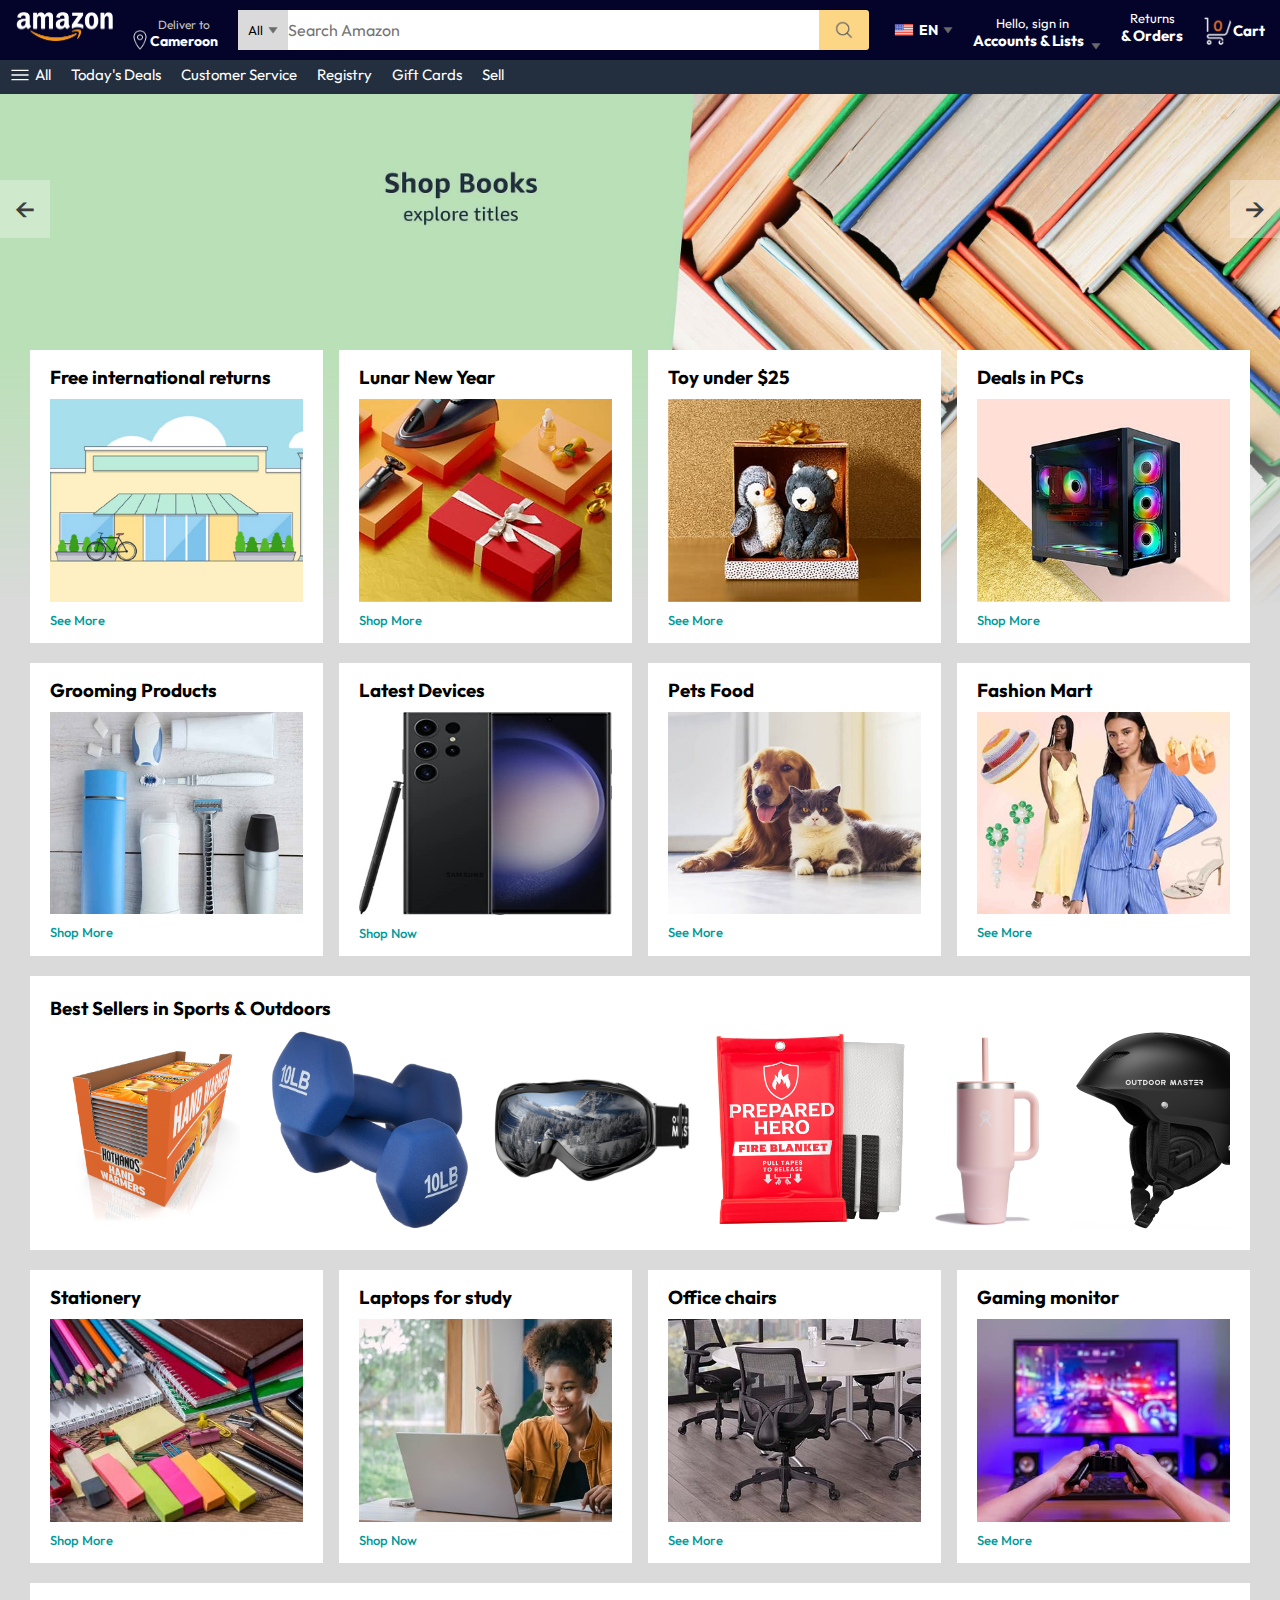
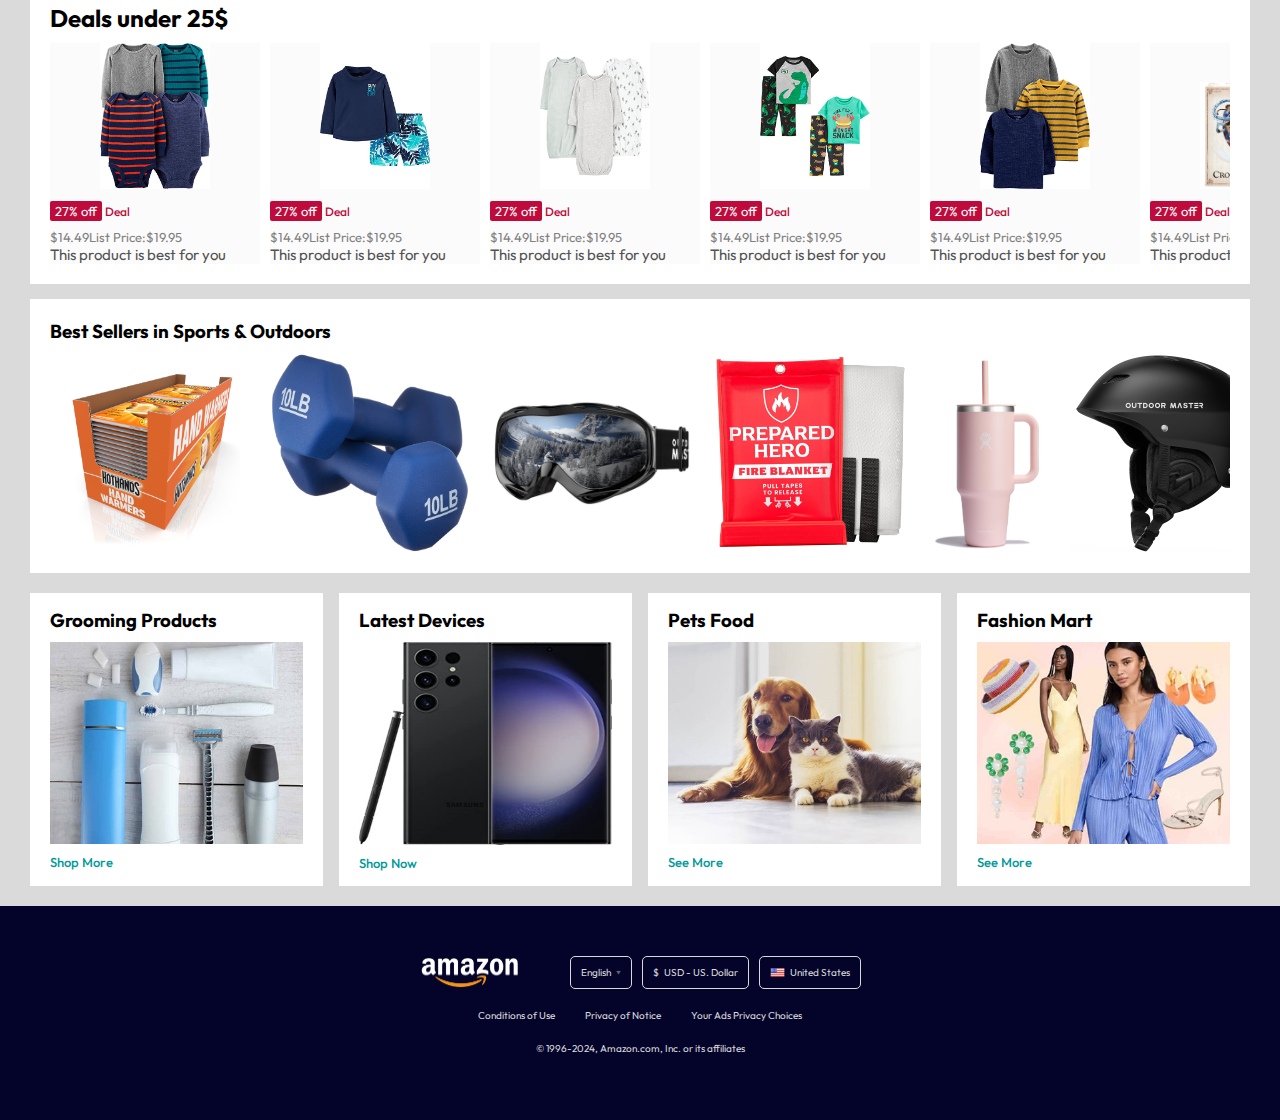
<file: Amazon Clone/index.html>
<!DOCTYPE html>
<html lang="en">
<head>
    <meta charset="UTF-8">
    <meta name="viewport" content="width=device-width, initial-scale=1.0">
    <title>Amazon Clone</title>
    <link rel="stylesheet" href="style.css">
</head>

<body>
    <nav>
        <a href="#">
            <img src="Images/amazon_logo.png"  width="100">
        </a>

        <div class="nav-country">
          <img src="Images/location_icon.png" height="20">
           <div>
            <p>Deliver to</p>
            <h1>Cameroon</h1>
           </div>
        </div>
            <div class="nav-search">
            <div class="nav-category">
            <p>All</p>
            <img src="Images/dropdown_icon.png"  height="8" width="10">
          </div>
          <input type="text" placeholder="Search Amazon" >
           <img class="search" src="Images/search_icon.png" height="40">
        </div>
         
        <div class="nav-lang">
           <img src="Images/us_flag.png" height="20" >
           <h1>EN</h1>
           <img src="Images/dropdown_icon.png" height="8" width="10" >
        </div>
        <div class="nav-account">
             <div>
              <p>Hello, sign in</p>
              <h1>Accounts & Lists</h1>
             </div>
             <img src="Images/dropdown_icon.png" height="8" width="10">
          </div>
        <div class="nav-orders">
            <p>Returns</p>
            <h1>& Orders</h1>
        </div>
        <div class="nav-cart">
            <img src="Images/cart_icon.png" height="30">
            <h1>Cart</h1>
        </div>
    </nav>
    
    <div class="nav-bottom">
        <div class="menu">
            <a href="">
            <img src="Images/menu_icon.png" height="20">
            </a>
            <p>All</p>
            <div class="nav-bottom-text">
                <p>Today's Deals</p>
                <p>Customer Service</p>
                <p>Registry</p>
                <p>Gift Cards</p>
                <p>Sell</p>
            </div>
        </div> 
    </div>

    <div class="main-background">
        <a href="#" class="previous">&#8592;</a>
        <a href="#" class="next">&#8594;</a>
       <ul>
        <img src="Images/header1.jpg" class="img-header">
        <img src="Images/header2.jpg" class="img-header">
        <img src="Images/header3.jpg" class="img-header">
        <img src="Images/header4.jpg" class="img-header">
        <img src="Images/header5.jpg" class="img-header">
        <img src="Images/header6.jpg" class="img-header">
       </ul>
    </div>

    <div class="img-columns box-column" >
        <div class="columns">
        <h3>Free international returns</h3>
        <img src="Images/box1-1.jpg" >
        <a href="#">See More</a>
        </div>
         <div class="columns">
        <h3>Lunar New Year</h3>
        <img src="Images/box1-2.jpg" >
        <a href="#">Shop More</a>
         </div>
           <div class="columns">
        <h3>Toy under $25</h3>
         <img src="Images/box1-3.jpg" >
        <a href="#">See More</a>
        </div>
            <div class="columns">
            <h3>Deals in PCs</h3>
            <img src="Images/box1-4.jpg" >
            <a href="#">Shop More</a>
             </div> 
    </div>

    <div class="img-columns">
        <div class="columns">
        <h3>Grooming Products</h3>
        <img src="Images/box2-1.jpg" >
        <a href="#">Shop More</a>
        </div>
         <div class="columns">
        <h3>Latest Devices</h3>
        <img src="Images/box2-2.jpg" >
        <a href="#">Shop Now</a>
         </div>
           <div class="columns">
        <h3>Pets Food</h3>
         <img src="Images/box2-3.jpg" >
        <a href="#">See More</a>
        </div>
            <div class="columns">
            <h3>Fashion Mart</h3>
            <img src="Images/box2-4.jpg" >
            <a href="#">See More</a>
             </div> 
    </div>

    <div class="img-rows">
      <h3>Best Sellers in Sports & Outdoors</h3>
       <div class="products-row">
        <img src="Images/product1-1.jpg" >
        <img src="Images/product1-2.jpg" >
        <img src="Images/product1-3.jpg" >
        <img src="Images/product1-4.jpg" >
        <img src="Images/product1-5.jpg" >
        <img src="Images/product1-6.jpg" >
        <img src="Images/product1-7.jpg" >
        <img src="Images/product1-8.jpg" >
        <img src="Images/product1-9.jpg" >
        <img src="Images/product1-10.jpg">
    </div>
    </div>

    <div class="img-columns">
        <div class="columns">
        <h3>Stationery</h3>
        <img src="Images/box3-1.jpg" >
        <a href="#">Shop More</a>
        </div>
         <div class="columns">
        <h3>Laptops for study</h3>
        <img src="Images/box3-2.jpg" >
        <a href="#">Shop Now</a>
         </div>
           <div class="columns">
        <h3>Office chairs</h3>
         <img src="Images/box3-3.jpg" >
        <a href="#">See More</a>
        </div>
            <div class="columns">
            <h3>Gaming monitor</h3>
            <img src="Images/box3-4.jpg" >
            <a href="#">See More</a>
             </div> 
    </div>


    <div class="img-rows-with-price">
        <h2>Deals under 25$</h2>
    <div class="products-row">
          
        <div class="product-card">
            <div class="product-img-container">
                <img src="Images/product2-1.jpg" >
            </div>
            <div class="product-offer">
                <p>27% off</p> <span>Deal</span>
            </div>
            <p class="product-price">$<span>14.49</span>List Price:$19.95</p>
            <h4>This product is best for you</h4>
          </div>

          <div class="product-card">
            <div class="product-img-container">
                <img src="Images/product2-2.jpg" >
            </div>
            <div class="product-offer">
                <p>27% off</p> <span>Deal</span>
            </div>
            <p class="product-price">$<span>14.49</span>List Price:$19.95</p>
            <h4>This product is best for you</h4>
          </div>

          <div class="product-card">
            <div class="product-img-container">
                <img src="Images/product2-3.jpg" >
            </div>
            <div class="product-offer">
                <p>27% off</p> <span>Deal</span>
            </div>
            <p class="product-price">$<span>14.49</span>List Price:$19.95</p>
            <h4>This product is best for you</h4>
          </div>

          <div class="product-card">
            <div class="product-img-container">
                <img src="Images/product2-4.jpg" >
            </div>
            <div class="product-offer">
                <p>27% off</p> <span>Deal</span>
            </div>
            <p class="product-price">$<span>14.49</span>List Price:$19.95</p>
            <h4>This product is best for you</h4>
          </div>

          <div class="product-card">
            <div class="product-img-container">
                <img src="Images/product2-5.jpg" >
            </div>
            <div class="product-offer">
                <p>27% off</p> <span>Deal</span>
            </div>
            <p class="product-price">$<span>14.49</span>List Price:$19.95</p>
            <h4>This product is best for you</h4>
          </div>

          <div class="product-card">
            <div class="product-img-container">
                <img src="Images/product2-6.jpg" >
            </div>
            <div class="product-offer">
                <p>27% off</p> <span>Deal</span>
            </div>
            <p class="product-price">$<span>14.49</span>List Price:$19.95</p>
            <h4>This product is best for you</h4>
          </div>

          <div class="product-card">
            <div class="product-img-container">
                <img src="Images/product2-7.jpg" >
            </div>
            <div class="product-offer">
                <p>27% off</p> <span>Deal</span>
            </div>
            <p class="product-price">$<span>14.49</span>List Price:$19.95</p>
            <h4>This product is best for you</h4>
          </div>

          <div class="product-card">
            <div class="product-img-container">
                <img src="Images/product2-8.jpg" >
            </div>
            <div class="product-offer">
                <p>27% off</p> <span>Deal</span>
            </div>
            <p class="product-price">$<span>14.49</span>List Price:$19.95</p>
            <h4>This product is best for you</h4>
          </div>

          <div class="product-card">
            <div class="product-img-container">
                <img src="Images/product2-9.jpg" >
            </div>
            <div class="product-offer">
                <p>27% off</p> <span>Deal</span>
            </div>
            <p class="product-price">$<span>14.49</span>List Price:$19.95</p>
            <h4>This product is best for you</h4>
          </div>

          <div class="product-card">
            <div class="product-img-container">
                <img src="Images/product2-10.jpg" >
            </div>
            <div class="product-offer">
                <p>27% off</p> <span>Deal</span>
            </div>
            <p class="product-price">$<span>14.49</span>List Price:$19.95</p>
            <h4>This product is best for you</h4>
          </div>

          <div class="product-card">
            <div class="product-img-container">
                <img src="Images/product2-11.jpg" >
            </div>
            <div class="product-offer">
                <p>27% off</p> <span>Deal</span>
            </div>
            <p class="product-price">$<span>14.49</span>List Price:$19.95</p>
            <h4>This product is best for you</h4>
          </div>
      </div>
    </div>

    <div class="img-rows">
        <h3>Best Sellers in Sports & Outdoors</h3>
         <div class="products-row">
          <img src="Images/product1-1.jpg" >
          <img src="Images/product1-2.jpg" >
          <img src="Images/product1-3.jpg" >
          <img src="Images/product1-4.jpg" >
          <img src="Images/product1-5.jpg" >
          <img src="Images/product1-6.jpg" >
          <img src="Images/product1-7.jpg" >
          <img src="Images/product1-8.jpg" >
          <img src="Images/product1-9.jpg" >
          <img src="Images/product1-10.jpg">
      </div>
      </div>

      <div class="img-columns">
        <div class="columns">
        <h3>Grooming Products</h3>
        <img src="Images/box2-1.jpg" >
        <a href="#">Shop More</a>
        </div>
         <div class="columns">
        <h3>Latest Devices</h3>
        <img src="Images/box2-2.jpg" >
        <a href="#">Shop Now</a>
         </div>
           <div class="columns">
        <h3>Pets Food</h3>
         <img src="Images/box2-3.jpg" >
        <a href="#">See More</a>
        </div>
            <div class="columns">
            <h3>Fashion Mart</h3>
            <img src="Images/box2-4.jpg" >
            <a href="#">See More</a>
             </div> 
    </div>
   <footer>
    <div class="footer-img-text">
        <img src="Images/amazon_logo.png" width="100" >
    <div class="footer-text">
        <p class="footer-lang">English <img src="Images/dropdown_icon.png" width="5"></p>
        <p class="currency"><span>&#36;</span>USD - US. Dollar</p>
        <p class="country"> <img src="Images/us_flag.png" width="15">United States</p> 
    </div>
    </div>
    
    <div class="conditions">
        <a href="#">Conditions of Use</a>
        <a href="#">Privacy of Notice</a>
        <a href="#">Your Ads Privacy Choices</a>
    </div>
    <p class="copyright">© 1996-2024, Amazon.com, Inc. or its affiliates</p>
   </footer>


    <script src="script.js"></script>
</body>
</html>
</file>
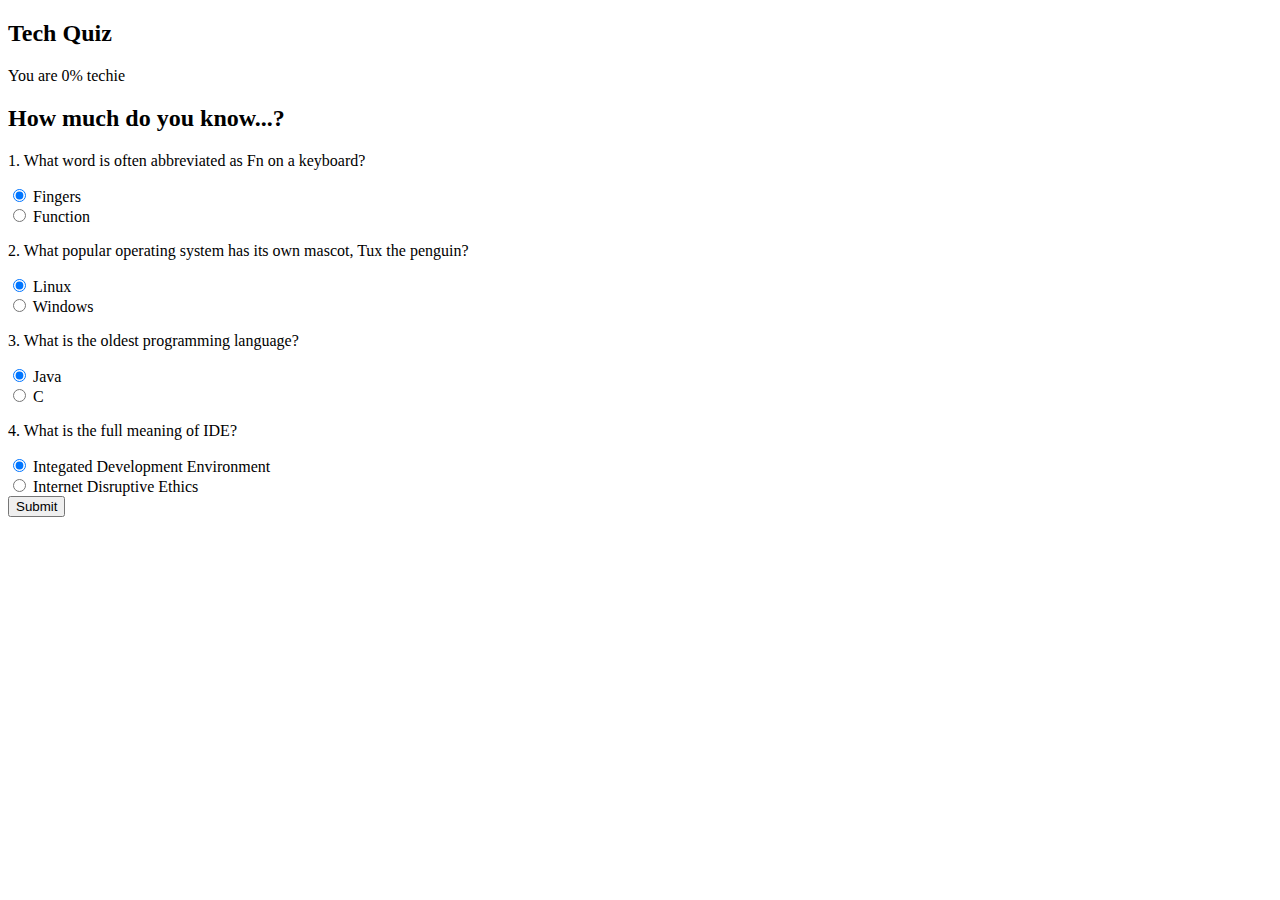
<file: Quiz Game/index.html>
<!DOCTYPE html>
<html lang="en">
<head>
    <meta charset="UTF-8">
    <meta name="viewport" content="width=device-width, initial-scale=1.0">
    <link href="https://cdn.jsdelivr.net/npm/bootstrap@5.3.2/dist/css/bootstrap.min.css" rel="stylesheet" integrity="sha384-T3c6CoIi6uLrA9TneNEoa7RxnatzjcDSCmG1MXxSR1GAsXEV/Dwwykc2MPK8M2HN" crossorigin="anonymous">
    <title> Quiz Game</title>
</head>
<body>
    <!-- Beginning-->
     <div class="intro py-3 bg-white text-center">
        <div class="container">
            <h2 class="text-primary display-3 my-4">
                Tech Quiz
            </h2>
        </div>
     </div>

     <!--results-->
    <div class="result py-4 d-none bg-light text-center">
        <div class="container lead">
            <p>You are <span class="text-primary display-4 p-3">0%</span> techie</p>
        </div>
    </div>

     <!-- Quiz part-->
     <div class="quiz py-4 bg-primary">
        <div class="container">
            <h2 class="my-5 text-white">
                How much do you know...?
            </h2>

            <form class="quiz-form text-light">
                <div class="my-5">
                 <p class="lead font-weight-normal">
                    1. What word is often  abbreviated as Fn on a keyboard?
                 </p> 
                 <div class="form-check my-2 text-white-50">
                    <input type="radio" name="q1" value="A" id="answer" checked>
                    <label for="answer" class="form-check-label">Fingers</label>
                 </div> 
                 <div class="form-check my-2 text-white-50">
                    <input type="radio" name="q1" value="B" id="ans">
                    <label for="ans" class="form-check-label">Function</label>
                 </div>    
                </div>

                <div class="my-5">
                    <p class="lead font-weight-normal">
                       2. What popular operating system has its own mascot, Tux the penguin?
                    </p> 
                    <div class="form-check my-2 text-white-50">
                       <input type="radio" name="q2" value="A" id="res" checked>
                       <label for="res"  class="form-check-label">Linux</label>
                    </div> 
                    <div class="form-check my-2 text-white-50">
                       <input type="radio" name="q2" value="B" id="response">
                       <label for="response" class="form-check-label">Windows</label>
                    </div> 
                   </div>

                   <div class="my-5">
                    <p class="lead font-weight-normal">
                       3. What is the oldest programming language?
                    </p> 
                    <div class="form-check my-2 text-white-50">
                       <input type="radio" name="q3" value="A" id="value" checked>
                       <label for="value" class="form-check-label">Java</label>
                    </div> 
                    <div class="form-check my-2 text-white-50">
                       <input type="radio" name="q3" value="B" id="reply">
                       <label for="reply" class="form-check-label">C</label>
                    </div>    
                   </div>

                   <div class="my-5">
                    <p class="lead font-weight-normal">
                       4. What is the full meaning of IDE?
                    </p> 
                    <div class="form-check my-2 text-white-50">
                       <input type="radio" name="q4" value="A" id="retort" checked >
                       <label for="retort" class="form-check-label">Integated Development Environment</label>
                    </div> 
                    <div class="form-check my-2 text-white-50">
                       <input type="radio" name="q4" value="B" id="feedback">
                       <label for="feedback" class="form-check-label">Internet Disruptive Ethics </label>
                    </div>    
                   </div> 
                   <div class="text-ceter">
                    <input type="submit" class="btn btn-light">
                   </div>
            </form> 
        </div>
     </div>
     <script src="script.js"></script>
</body>
</html>
</file>
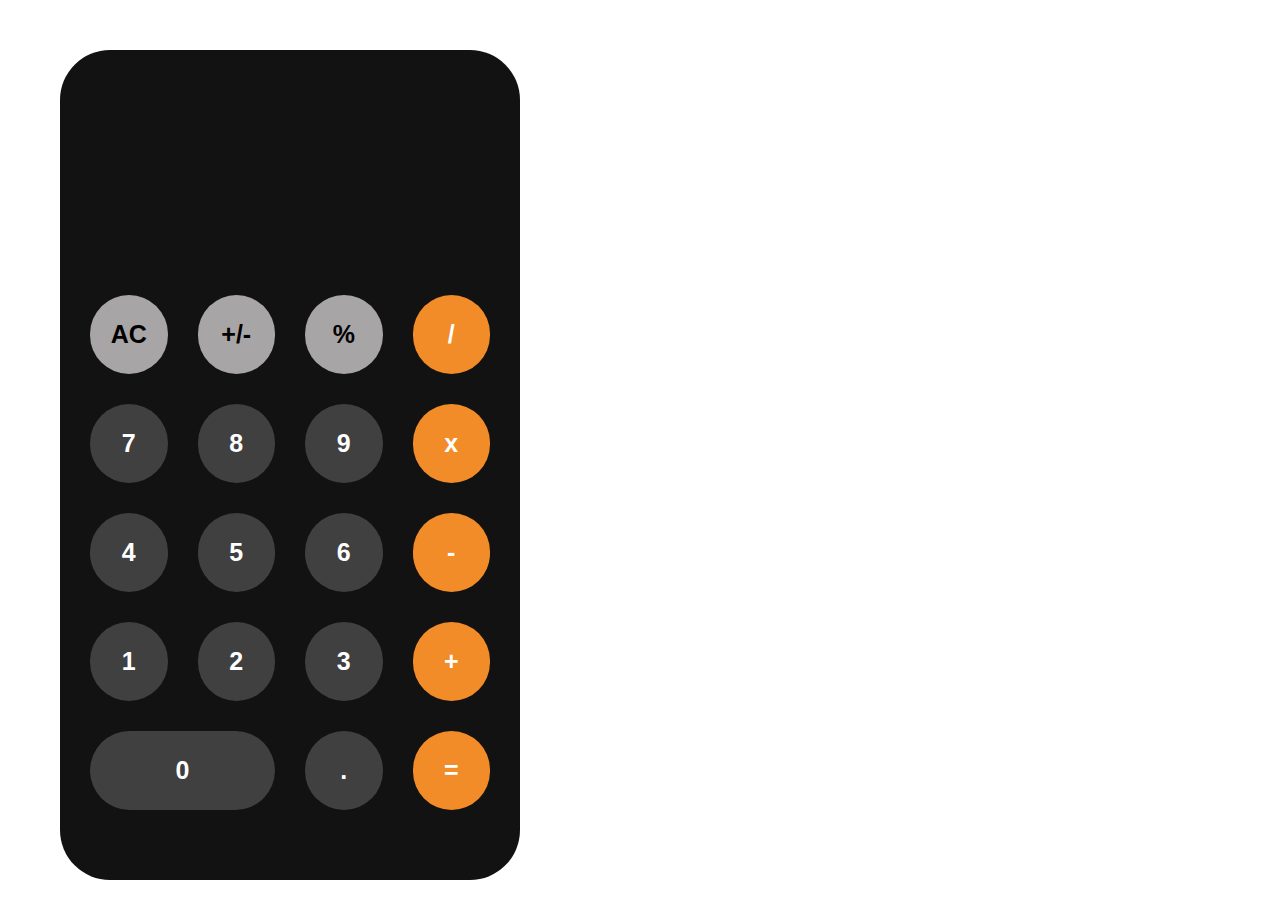
<file: Simple Calculator/index.html>
<html lang="en">
  <head>
    <meta charset="UTF-8" />
    <meta name="viewport" content="width=device-width, initial-scale=1.0" />
    <title>Simple Calculator</title>
    <link rel="stylesheet" href="style.css" />
  </head>
  <body>
    <div class="calculatorapp">
      <div class="display">
        <div class="input">
          <span class="operator"></span>
        </div>
        <div class="output"></div>
      </div>
      <div class="buttons">
        <div data-key="clear" class="key" id="firstset">AC</div>
        <div data-key="opposite" class="key" id="firstset">+/-</div>
        <div data-key="percent" class="key" id="firstset">%</div>
        <div data-key="/" class="key" id="secondset">/</div>
        <div data-key="7" class="key">7</div>
        <div data-key="8" class="key">8</div>
        <div data-key="9" class="key">9</div>
        <div data-key="*" class="key" id="secondset">x</div>
        <div data-key="4" class="key">4</div>
        <div data-key="5" class="key">5</div>
        <div data-key="6" class="key">6</div>
        <div data-key="-" class="key" id="secondset">-</div>
        <div data-key="1" class="key">1</div>
        <div data-key="2" class="key">2</div>
        <div data-key="3" class="key">3</div>
        <div data-key="+" class="key" id="secondset">+</div>
        <div data-key="0" class="key" id="zero">0</div>
        <div data-key="." class="key">.</div>
        <div data-key="equal" class="key" id="secondset">=</div>
      </div>
    </div>
    <script src="script.js">
      s
    </script>
  </body>
</html>
</file>
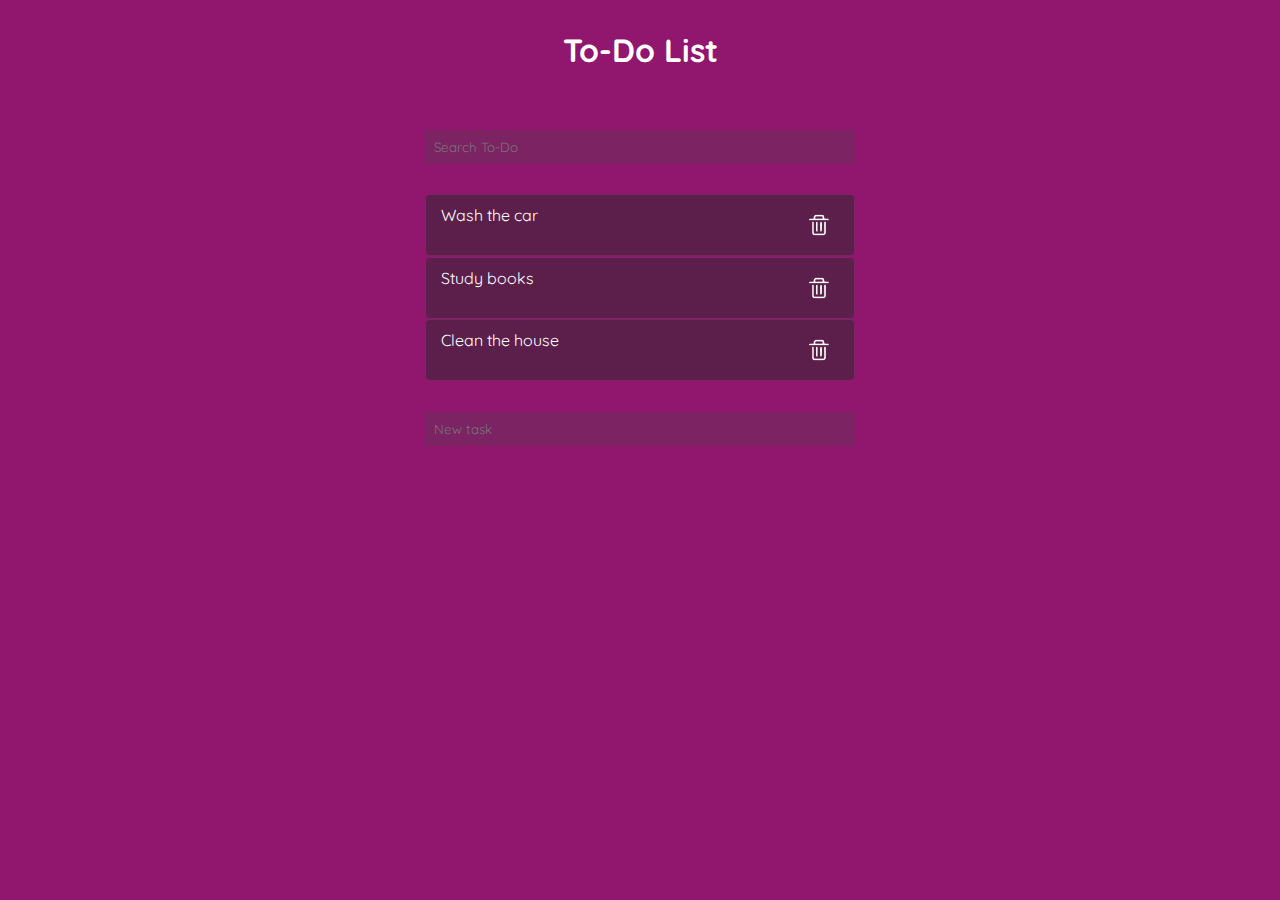
<file: To Do App/index.html>
<!DOCTYPE html>
<html lang="en">
<head>
    <meta charset="UTF-8">
    <meta name="viewport" content="width=device-width, initial-scale=1.0">
    <title>To Do App</title>
    <link rel="stylesheet" href="style.css">
</head>
<body>
    <div class="container">
        <h1>To-Do List</h1>
        <form  class="search-form">
        <input class="search" type="text" placeholder="Search To-Do">
        </form>
        <!--List section-->
        <div class="lists">
                <div class="task">
                    <li>Wash the car</li>
                    <img src="/To Do App/delete icon.png" class="cancel">
                </div>

                <div class="task">
                    <li>Study books</li>
                    <img src="/To Do App/delete icon.png"class="cancel" >
                </div>

                <div class="task">
                    <li>Clean the house</li>
                    <img src="/To Do App/delete icon.png" class="cancel" >
                </div>
                      
        </div>  
                <form class="newform">
                    <input class="new" type="text" placeholder="New task " name="add">
                </form>
        
    </div>
    <script src="script.js"></script>
</body>
</html>
</file>
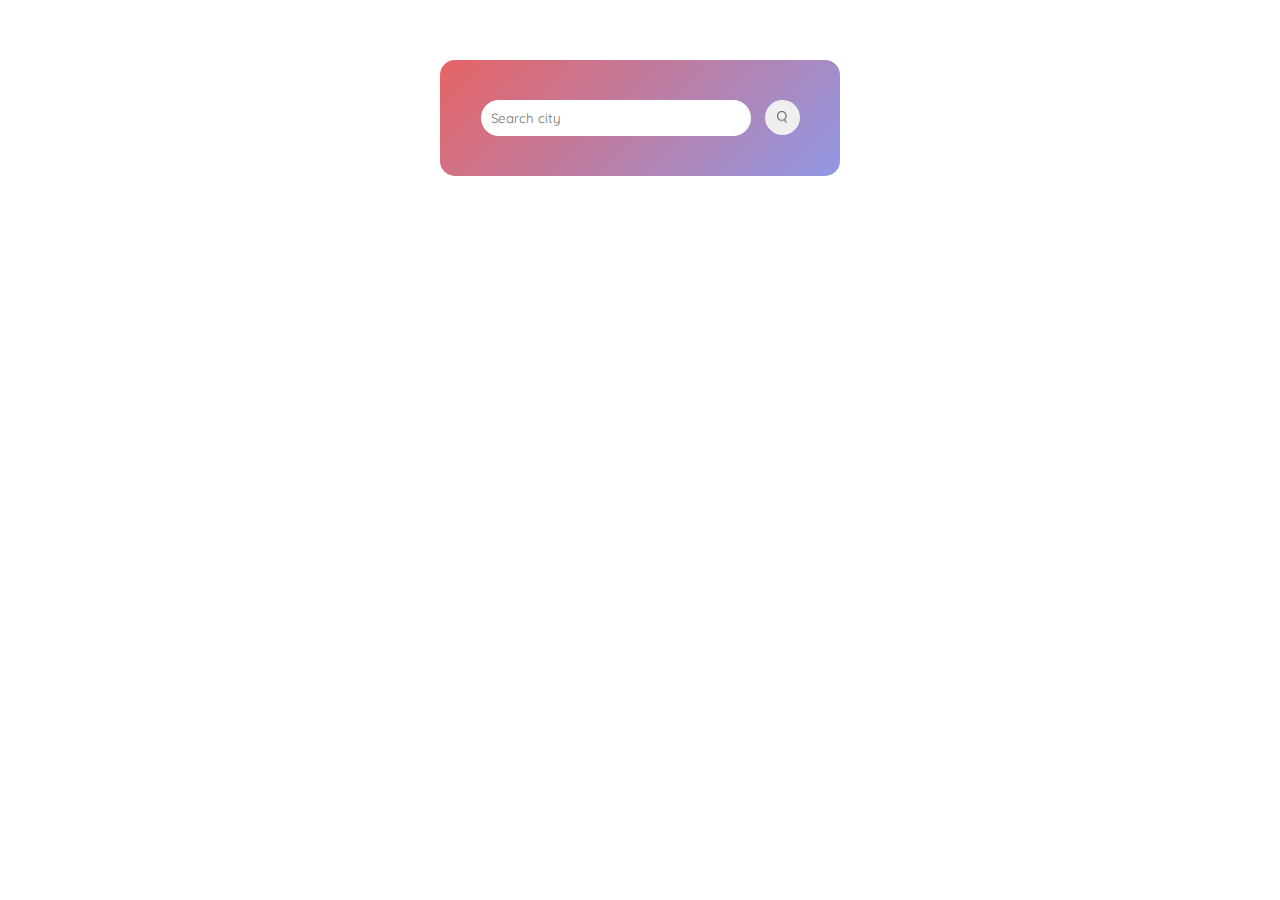
<file: Weather App/index.html>
<!DOCTYPE html>
<html lang="en">
<head>
    <meta charset="UTF-8">
    <meta name="viewport" content="width=device-width, initial-scale=1.0">
    <title>Weather App</title>
    <link rel="stylesheet" href="style.css">
</head>
<body>
    <div class="container">
        <div class="search">
            <input type="text" placeholder="Search city">
            <button><img src="images/search.png" id="search" alt=""></button>
        </div>
        <div class="error">
            Invalid city name
        </div>
        <div class="weather">
            <img src="images/clear.png" id="weather">
            <p class="temperature">22°c</p>
            <p class="city">Bengaluru</p>
        </div>
        <div class="condition">
           
            <img src="images/humidity.png"  id="condition" >
            <p><span class="humidity">53%</span> Humidity</p>
        
            <img src="images/wind.png" alt="" id="condition">
            <p><span class="wind">5.66km/h</span> Wind Speed</p>
        </div>
    </div>
    
   <script src="script.js"></script>

</body>
</html>
</file>
<file: Amazon Clone/style.css>
@import url('https://fonts.googleapis.com/css2?family=Outfit:wght@100..900&display=swap');

*{
    padding: 0;
    margin: 0;
    box-sizing: border-box;
    font-family: Outfit;
}
body{
    background: #dadada;
}
nav{
    display: flex;
    text-align: center;
    justify-content: space-between;
    background: #04042b;
    padding: 10px 15px;
    color: #ffff;
}
a{
    text-decoration: none;
    color: inherit;
}
.nav-country{
    display: flex;
    align-items: end;
    margin-left: 15px;
    color: #c4c4c4;
    font-size: 12px;
}
.nav-country h1{
    color: #ffff;
    font-size: 14px;
}
.nav-search{
    display: flex;
    flex: 1;
    text-align: center;
    border-radius: 3px;
    margin-left:20px ;
    max-width: 1000px;
    background-color: #fcd685;
    
}
.nav-category{
    display: flex;
    align-items: center;
    color: #000;
    padding: 10px;
    font-size: 13px;
    background: #dadada;
    gap: 5px;
}
.nav-search input{
    width: 100%;
    font-size: 16px;
    border: none;
    outline: none;
}
.search{
    padding: 10px 15px;
}
.nav-lang{
    display: flex;
    margin-left: 25px;
    justify-content: center;
    align-items: center;
    gap: 5px;
}
.nav-lang h1{
    font-size: 14px;
}
.nav-account{
    display: flex;
    justify-content: center;
    align-items: end;
    font-size: 13px;
    margin-left: 20px;
}
.nav-account h1{
font-size: 15px;
margin-right: 7px;
}
.nav-orders{
    font-size: 13px;
    margin-left: 20px;
}
.nav-orders h1{
    font-size: 15px;
}
.nav-cart{
    display: flex;
    justify-content: center;
    margin-left: 20px;
    align-items: center;
}
.nav-cart h1{
    font-size: 15px;
}
.nav-bottom{
    background: #232f3e;
    padding: 5px 10px;
    align-items: center;
    font-size: 15px;
    color: #ffff;
}
.nav-bottom .menu{
 display: flex;
 gap: 5px;
 margin-right: 20px;
}
.nav-bottom .nav-bottom-text{
    display: flex;
    gap: 20px;
    margin-left: 15px;
}
.main-background ul{
    display: flex;
    overflow-y: hidden;
}
.img-header{
   max-width: 100%;
   mask-image: linear-gradient(to bottom,#000000 50%,transparent 100%);
   
}
.main-background ul::-webkit-scrollbar{
    display: none;
}
.main-background a {
    position: absolute;
    top: 20%;
    z-index: 1;
    background: #ffffff4f;
    padding: 10px 15px;
    font-size: 30px;
    color: #3f3e3e;
    
}
.main-background .next{
     right: 0;
}
.img-columns{
    display: flex;
    flex-wrap: wrap;
    row-gap: 20px;
    justify-content: space-between;
    margin: 20px 30px;
}
.columns{
    display: flex;
    flex-direction: column;
    gap: 10px;
    padding: 15px 20px;
    max-width: 24%;
    min-width: 200px;
    background: #ffff;
    z-index: 1;
}
.columns a{
    color: #009999;
    font-weight: 500;
    font-size: 13px;
}
.box-column{
    margin-top: -20vw;
}
.img-rows{
  background: #ffff;
  margin: 0 30px;
  padding: 20px;
  margin-bottom: 15px;
}
.products-row{
    display: flex;
    overflow-x: hidden;
    gap: 20px;
    margin-top: 10px;
}
.products-row img{
    max-width: 200px;
    max-height: 200px;
}
.products-row:hover{
    overflow-x: scroll;
}
.img-rows-with-price{
    background: #ffff;
    margin: 0 30px;
    padding: 20px;
    margin-bottom: 15px;
}
.img-rows-with-price .products-row{
    display: flex;
    overflow-x: hidden;
    gap: 10px;
    margin-top: 10px;
}
.img-rows-with-price .products-row:hover{
    overflow-x: scroll;
}
.product-card{
   display: flex;
   flex-direction: column;
   justify-content: end;
   min-width: 210px;
   background: #fbfbfb;
}
.product-card img{
    width: 110px;
    margin: 0 50px;
}
.product-offer p{
    background: #be0b3b;
    color: #ffff;
    display: inline-block;
    padding: 2px 5px;
    border-radius: 2px;
    margin: 8px 0;
    font-size: 13px;
}
.product-offer span{
    color: #be0b3b;
    font-weight: 500;
    font-size: 12px;
}
.product-price{
    color: gray;
    font-size: 13px;
}
.product-card h4{
    color: #525252;
    font-size: 15px;
    font-weight: 400;
}
footer{
    background: #04042b;
    padding: 50px 30px;
    justify-content: center;
    font-size: 10px;
    color: #dadada;
    
}
.footer-img-text{
    display: flex;
    justify-content: center;
}
.footer-text{
    display: flex;
    margin-left: 40px;
}
.country,.footer-lang,.currency {
    display: flex;
    align-items: center;
    gap: 5px;
    border: 1px solid #dadada;
    padding: 5px 10px;
    margin-left: 10px;
    border-radius: 5px;
    justify-content: center;
}


.conditions{
    display: flex;
    gap: 30px;
    font-size: 10px;
    justify-content: center;
    margin: 20px auto;
    color: #dadada;
}
.conditions a:hover{
    text-decoration: underline;
}
.copyright{
    text-align: center;
    margin-bottom: 15px;
    color: #dadada;
}
</file>
<file: Simple Calculator/style.css>
*{
    font-family: 'plugins', sans-serif;
    box-sizing: 0;
    margin: 0;
    padding: 0;
}
.calculatorapp{
    padding: 40px 30px;
    width:400px;
    height:750px;
    background-color: rgb(19, 18, 18);
    color: #ffff;
    margin-top: 50px;
    margin-bottom: 50px;
    margin-left: 60px;
    position: fixed; 
    border-radius: 50px;
}
.display{
    margin: 30px 40px;
    text-align: end;
    height: 50px;
    position: relative;
    margin-left: auto;
}
.buttons{
    display:grid;
    grid-template-columns: repeat(4,0.5fr);
    gap:30px; 
    text-align: center;
    font-size: 25px;
    font-weight: bold;
    margin-top: 125px;
}
div .key{
    border-radius:50px;
    background-color:#404040;
    padding: 25px 10px;
    cursor: pointer;
    transition: background-color 0.15s;
}
#firstset{
    background-color: #a7a5a5;
    color: black;
    transition: background-color 0.15s;
}
#secondset{
    background-color: #f28c28 ;
    transition: background-color 0.15s;
}
#zero{
    grid-column: span 2;

}
.input{
    font-size: 35px;
}
.output{
    font-size: 50px;
    margin-top: 20px;
}
.key:hover{
    background-color:#313131;
}
#firstset:hover{
    background-color: #d1cfcf;
}
#secondset:hover{
    color: #f28c28;
    background-color: #ffff;
}
</file>
<file: To Do App/style.css>
@import url('https://fonts.googleapis.com/css2?family=Quicksand:wght@300..700&display=swap');

*{
    margin: 0;
    padding: 0;
    box-sizing: border-box;
    background-color: #91166e;
    color: white;
    text-align: center;
    font-family: Quicksand;
}
.container{
    margin: 0 auto;
    padding: 10px;
    width: 450px;
}

h1{
    margin-top:20px;
    margin-bottom: 60px;
}
.search{
    width: 430px;
    margin-bottom: 30px;
    padding: 9px;
    text-align:left;
    background-color: #7c2463;
    border:1px;
}

li{
    list-style-type: none;
    background-color: #5c1f4b; 
    
}

img{
    width: 40px;
    background-color: #5c1f4b;
    cursor: pointer;
}
.task{
    display: flex;
    justify-content: space-between;
    background-color:  #5c1f4b; 
    border: 1px solid #7c2463;
    margin-bottom: 0.5px;
    padding: 10px 15px;
    border-radius: 5px;
    text-align: center;  
}
.new{
    width: 430px;
    margin-top: 30px;
    padding: 9px;
    text-align: left;
    background-color: #7c2463;
    border:1px; 
    
}
.filtered{
    display: none !important;
}
</file>
<file: Weather App/style.css>
@import url('https://fonts.googleapis.com/css2?family=Quicksand:wght@300..700&display=swap');

*{
   margin: 0;
   padding: 0;
   box-sizing: border-box; 
   font-family: Quicksand;
}
.container{
    width: 400px;
    margin: 0 auto;
    background:linear-gradient(135deg, #e66465, #9198e5);
    text-align: center;
    margin-top: 60px;
    border-radius: 15px;
    margin-bottom: 30px;

}
.search{
    margin-bottom:75px ;
}
input{
    padding:10px 10px;
    border-radius: 20px;
    border: none;
    margin-top: 40px;
    margin-bottom: 40px;
    width:270px;
    outline: none;
    
}

#search{
  width: 10px;
}
button{
    padding: 10px 10px;
    margin-top: 30px;
    border-radius: 100px;
    height: 35px;
    width: 35px;
    border:none;
    margin-left: 10px;
    cursor: pointer;
    outline: none;
   
}
#weather{
    width: 150px;
}
.weather{
    color: white;
    font-weight:bold;
    font-size: 40px;
    margin-bottom: 60px;
    display: none;
}
.temperature{
    font-size: 75px;
    text-align: center;
}
.condition{
    display: flex;
    justify-content: space-around;
    font-size:15px;
    color: white;
    display: none;
}
#condition{
    width: 30px;
    margin-left: 60px;
    margin-bottom: 45px;
}
span{
    font-size:24px;

}
.error{
    color: #ffff;
    font-weight: 500;
    font-size: 20px;
    text-align: left;
    margin: 30px 60px;
    display: none;
}
</file>
